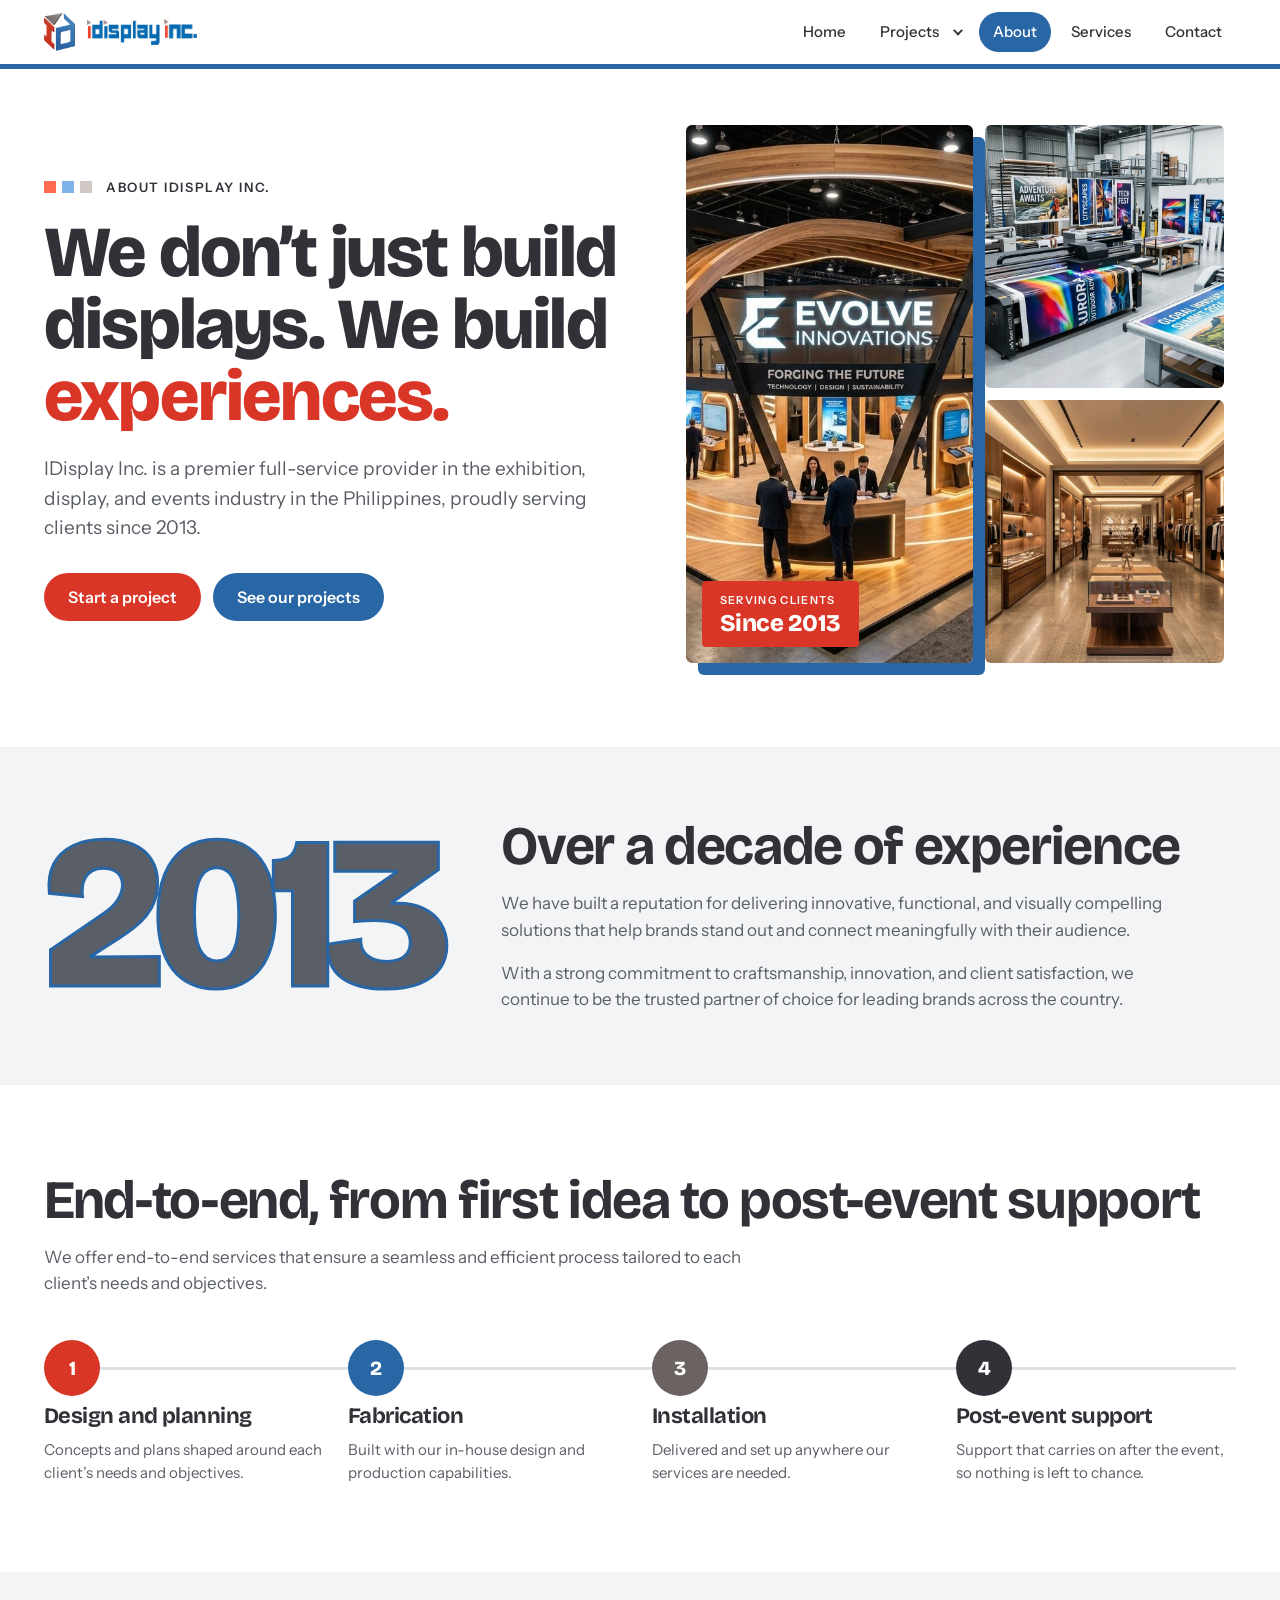
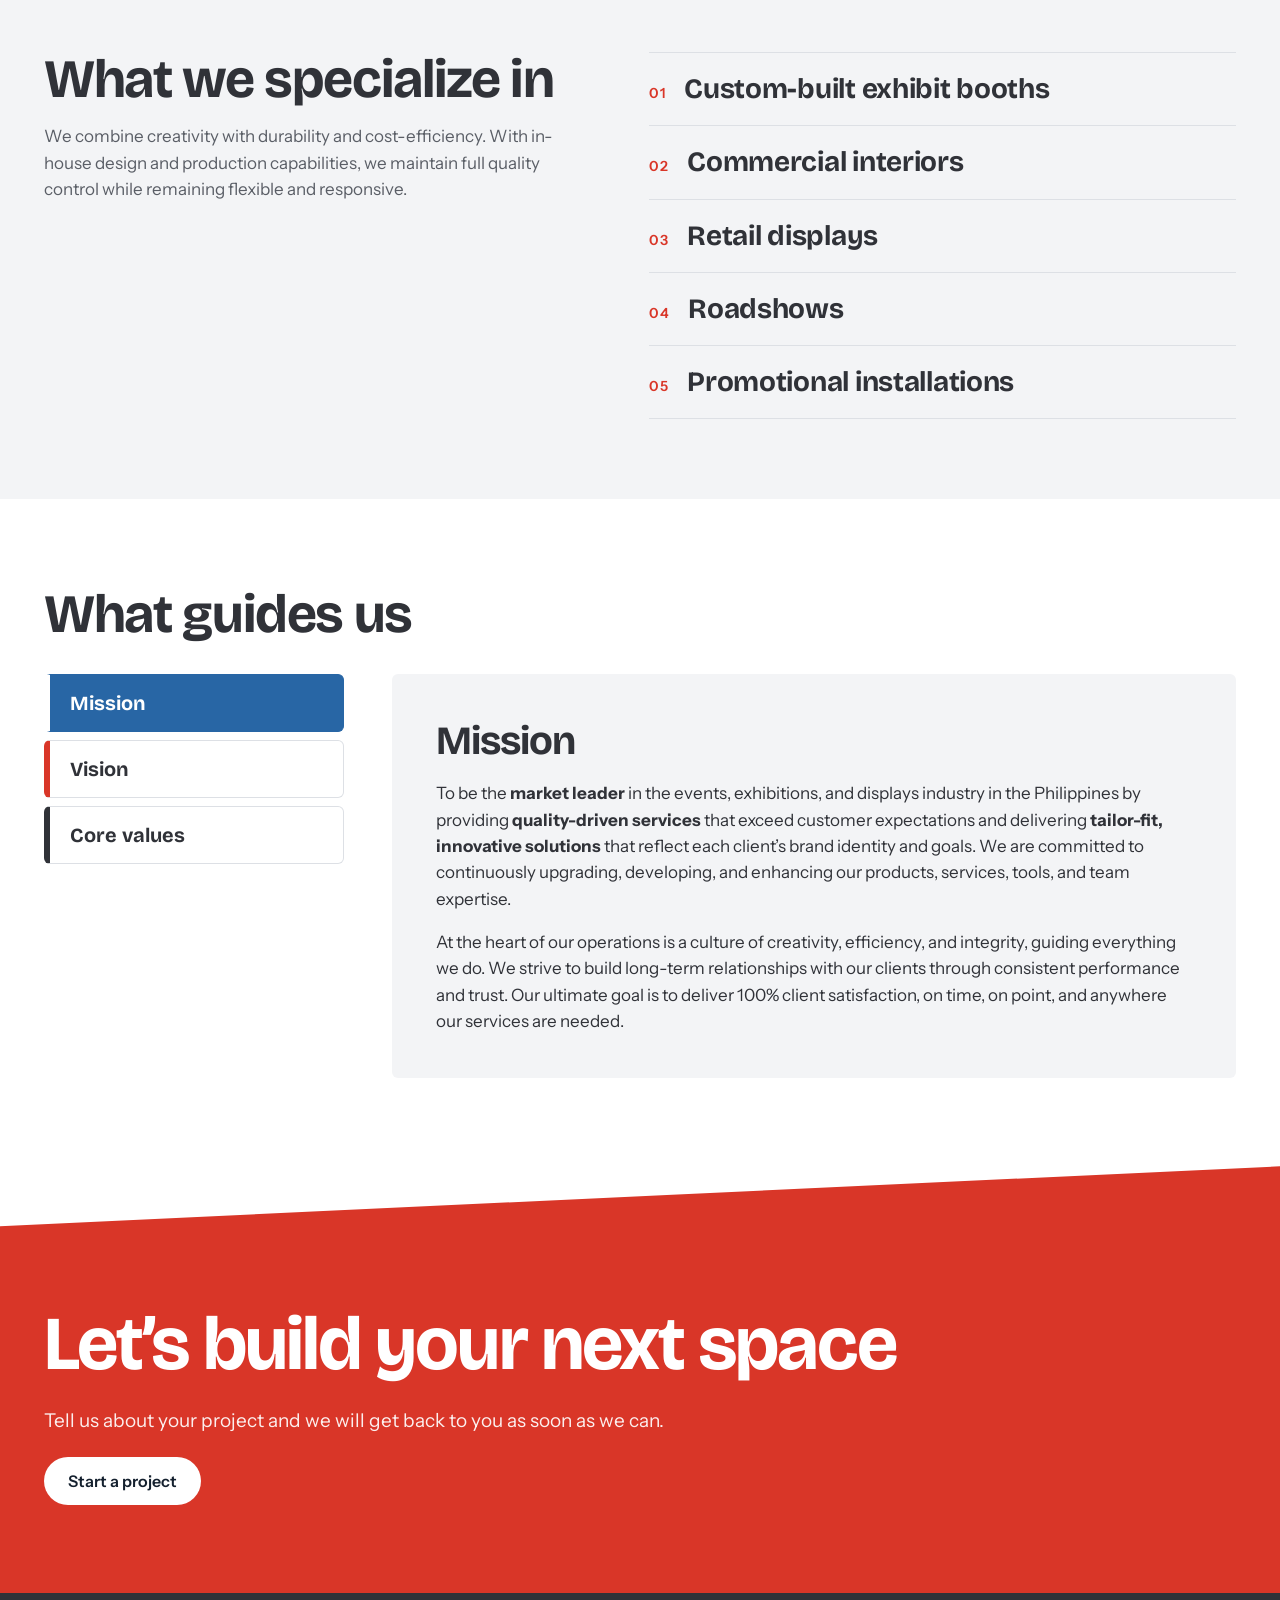
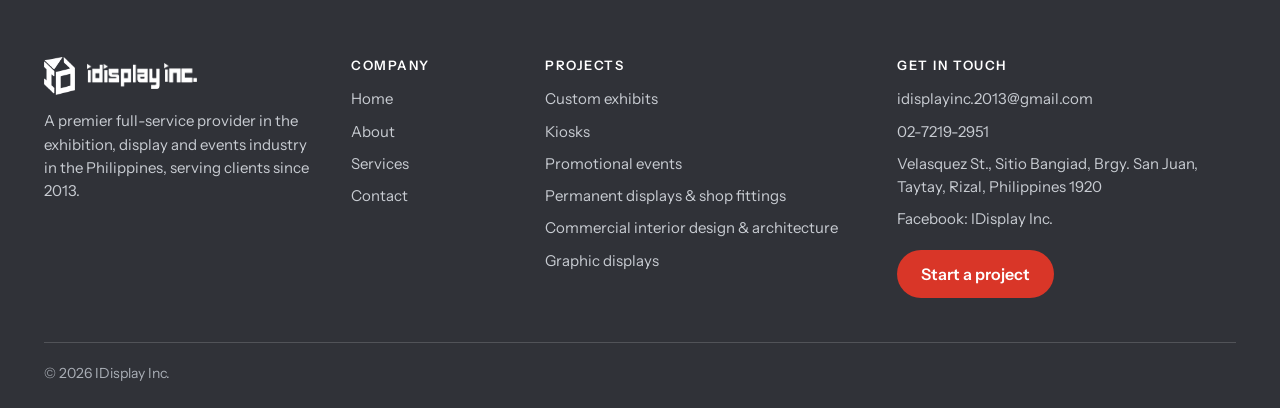
<file: about-alt.html>
<!DOCTYPE html>
<html lang="en">
<head>
<meta charset="utf-8">
<meta name="viewport" content="width=device-width, initial-scale=1, viewport-fit=cover">
<title>About us (design 2) – IDisplay Inc. </title>
<link rel="preconnect" href="https://fonts.googleapis.com">
<link href="https://fonts.googleapis.com/css2?family=Bricolage+Grotesque:wght@500;700;800&family=Instrument+Sans:wght@400;500;600&display=swap" rel="stylesheet">
<link rel="icon" href="images/logo-64.png">
<link rel="stylesheet" href="css/style.css">
<link rel="stylesheet" href="css/layout.css">
<link rel="stylesheet" href="css/home.css">
<link rel="stylesheet" href="css/page.css">
<link rel="stylesheet" href="css/about-alt.css">
<link rel="stylesheet" href="css/mobile.css">
</head>
<body data-page="about">
<script src="js/config.js"></script>
<script src="js/layout.js"></script>
<main class="ab2">
<section class="wrap ah">
<div>
<p class="eyebrow"><i></i><i></i><i></i><span>About IDisplay Inc.</span></p>
<h1>We don’t just build displays. We build <em>experiences.</em></h1>
<p class="lede">IDisplay Inc. is a premier full-service provider in the exhibition, display, and events industry in the Philippines, proudly serving clients since 2013.</p>
<div class="acts"><a class="btn red" href="contact.html">Start a project</a><a class="btn" href="projects.html">See our projects</a></div>
</div>
<div class="ah-pics">
<img class="p1" src="images/image1.jpg" alt="Custom-built timber exhibition stand with a lit logo wall">
<img class="p2" src="images/image3.jpg" alt="In-house print and production floor" loading="lazy" decoding="async">
<img class="p3" src="images/image4.jpg" alt="Retail store interior with timber shelving" loading="lazy" decoding="async">
<div class="badge"><small>Serving clients</small>Since 2013</div>
</div>
</section>

<section class="since"><div class="wrap">
<p class="num" aria-hidden="true">2013</p>
<div>
<h2>Over a decade of experience</h2>
<p>We have built a reputation for delivering innovative, functional, and visually compelling solutions that help brands stand out and connect meaningfully with their audience.</p>
<p>With a strong commitment to craftsmanship, innovation, and client satisfaction, we continue to be the trusted partner of choice for leading brands across the country.</p>
</div>
</div></section>

<section class="wrap proc2">
<h2>End-to-end, from first idea to post-event support</h2>
<p class="intro">We offer end-to-end services that ensure a seamless and efficient process tailored to each client’s needs and objectives.</p>
<ol class="steps">
<li><b>1</b><h3>Design and planning</h3><p>Concepts and plans shaped around each client’s needs and objectives.</p></li>
<li><b>2</b><h3>Fabrication</h3><p>Built with our in-house design and production capabilities.</p></li>
<li><b>3</b><h3>Installation</h3><p>Delivered and set up anywhere our services are needed.</p></li>
<li><b>4</b><h3>Post-event support</h3><p>Support that carries on after the event, so nothing is left to chance.</p></li>
</ol>
</section>

<section class="spec"><div class="wrap">
<div>
<h2>What we specialize in</h2>
<p>We combine creativity with durability and cost-efficiency. With in-house design and production capabilities, we maintain full quality control while remaining flexible and responsive.</p>
</div>
<ol class="slist">
<li>Custom-built exhibit booths</li>
<li>Commercial interiors</li>
<li>Retail displays</li>
<li>Roadshows</li>
<li>Promotional installations</li>
</ol>
</div></section>

<section class="wrap tabs-sec">
<h2>What guides us</h2>
<div class="tabs">
<div class="tl" role="tablist" aria-label="Mission, vision and core values">
<button role="tab" id="t-m" aria-selected="true" aria-controls="p-m" type="button">Mission</button>
<button role="tab" id="t-v" aria-selected="false" aria-controls="p-v" tabindex="-1" type="button">Vision</button>
<button role="tab" id="t-c" aria-selected="false" aria-controls="p-c" tabindex="-1" type="button">Core values</button>
</div>
<div>
<div class="tp" role="tabpanel" id="p-m" aria-labelledby="t-m">
<h3>Mission</h3>
<p>To be the <strong>market leader</strong> in the events, exhibitions, and displays industry in the Philippines by providing <strong>quality-driven services</strong> that exceed customer expectations and delivering <strong>tailor-fit, innovative solutions</strong> that reflect each client’s brand identity and goals. We are committed to continuously upgrading, developing, and enhancing our products, services, tools, and team expertise.</p>
<p>At the heart of our operations is a culture of creativity, efficiency, and integrity, guiding everything we do. We strive to build long-term relationships with our clients through consistent performance and trust. Our ultimate goal is to deliver 100% client satisfaction, on time, on point, and anywhere our services are needed.</p>
</div>
<div class="tp" role="tabpanel" id="p-v" aria-labelledby="t-v">
<h3>Vision</h3>
<p>To become the <strong>nationwide leader</strong> in providing <strong>exceptional, innovative</strong>, and <strong>full-service solutions</strong> for exhibitions, displays, and events, recognized for our creative approach and impactful visual storytelling, reliable project execution regardless of scale or location, and unwavering commitment to quality craftsmanship, value, and sustainability.</p>
<p>We strive to build strong partnerships with both emerging and established brands, while empowering our team as the driving force behind every successful project. We envision a future where IDisplay Inc. is not only a service provider but a strategic partner in helping brands stand out and succeed in every space they occupy.</p>
</div>
<div class="tp" role="tabpanel" id="p-c" aria-labelledby="t-c">
<h3>Core values</h3>
<p>At <strong>IDisplay Inc.</strong>, we are driven by a commitment to excellence, delivering outstanding results in every project we undertake. We value innovation, continuously embracing new ideas, materials, and techniques to stay ahead in a dynamic industry.</p>
<p>Our strong customer focus ensures that client needs and satisfaction remain at the center of what we do, while we maintain <strong>professionalism</strong>, <strong>honesty</strong>, and <strong>transparency</strong> in all our interactions. Above all, we believe in the power of teamwork, building success through collaboration, mutual respect, and shared goals.</p>
<ul class="pills"><li>Excellence</li><li>Innovation</li><li>Customer focus</li><li>Integrity</li><li>Teamwork</li></ul>
</div>
</div>
</div>
</section>

<section class="v2cta"><div class="wrap">
<h2>Let’s build your next space</h2>
<p>Tell us about your project and we will get back to you as soon as we can.</p>
<a class="btn" href="contact.html">Start a project</a>
</div></section>
</main>
<script src="js/about-alt.js"></script>
</body>
</html>
</file>
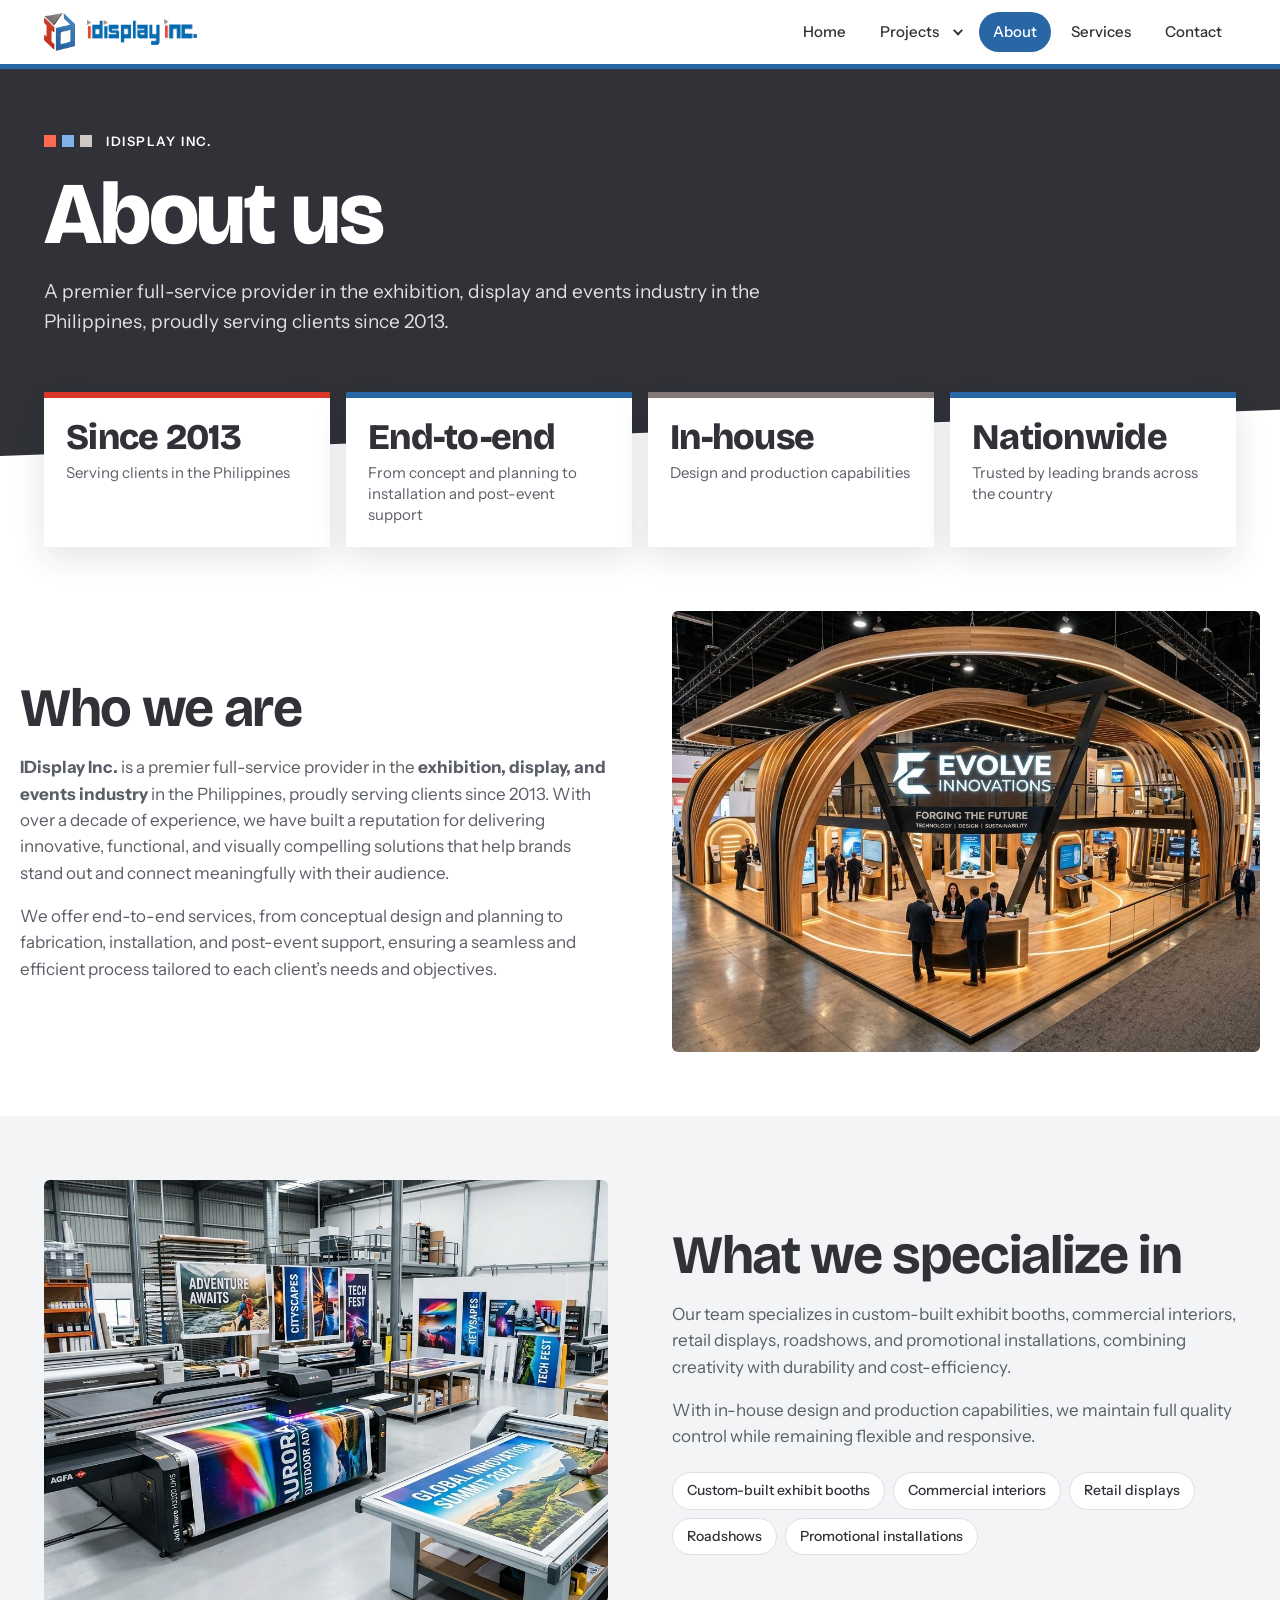
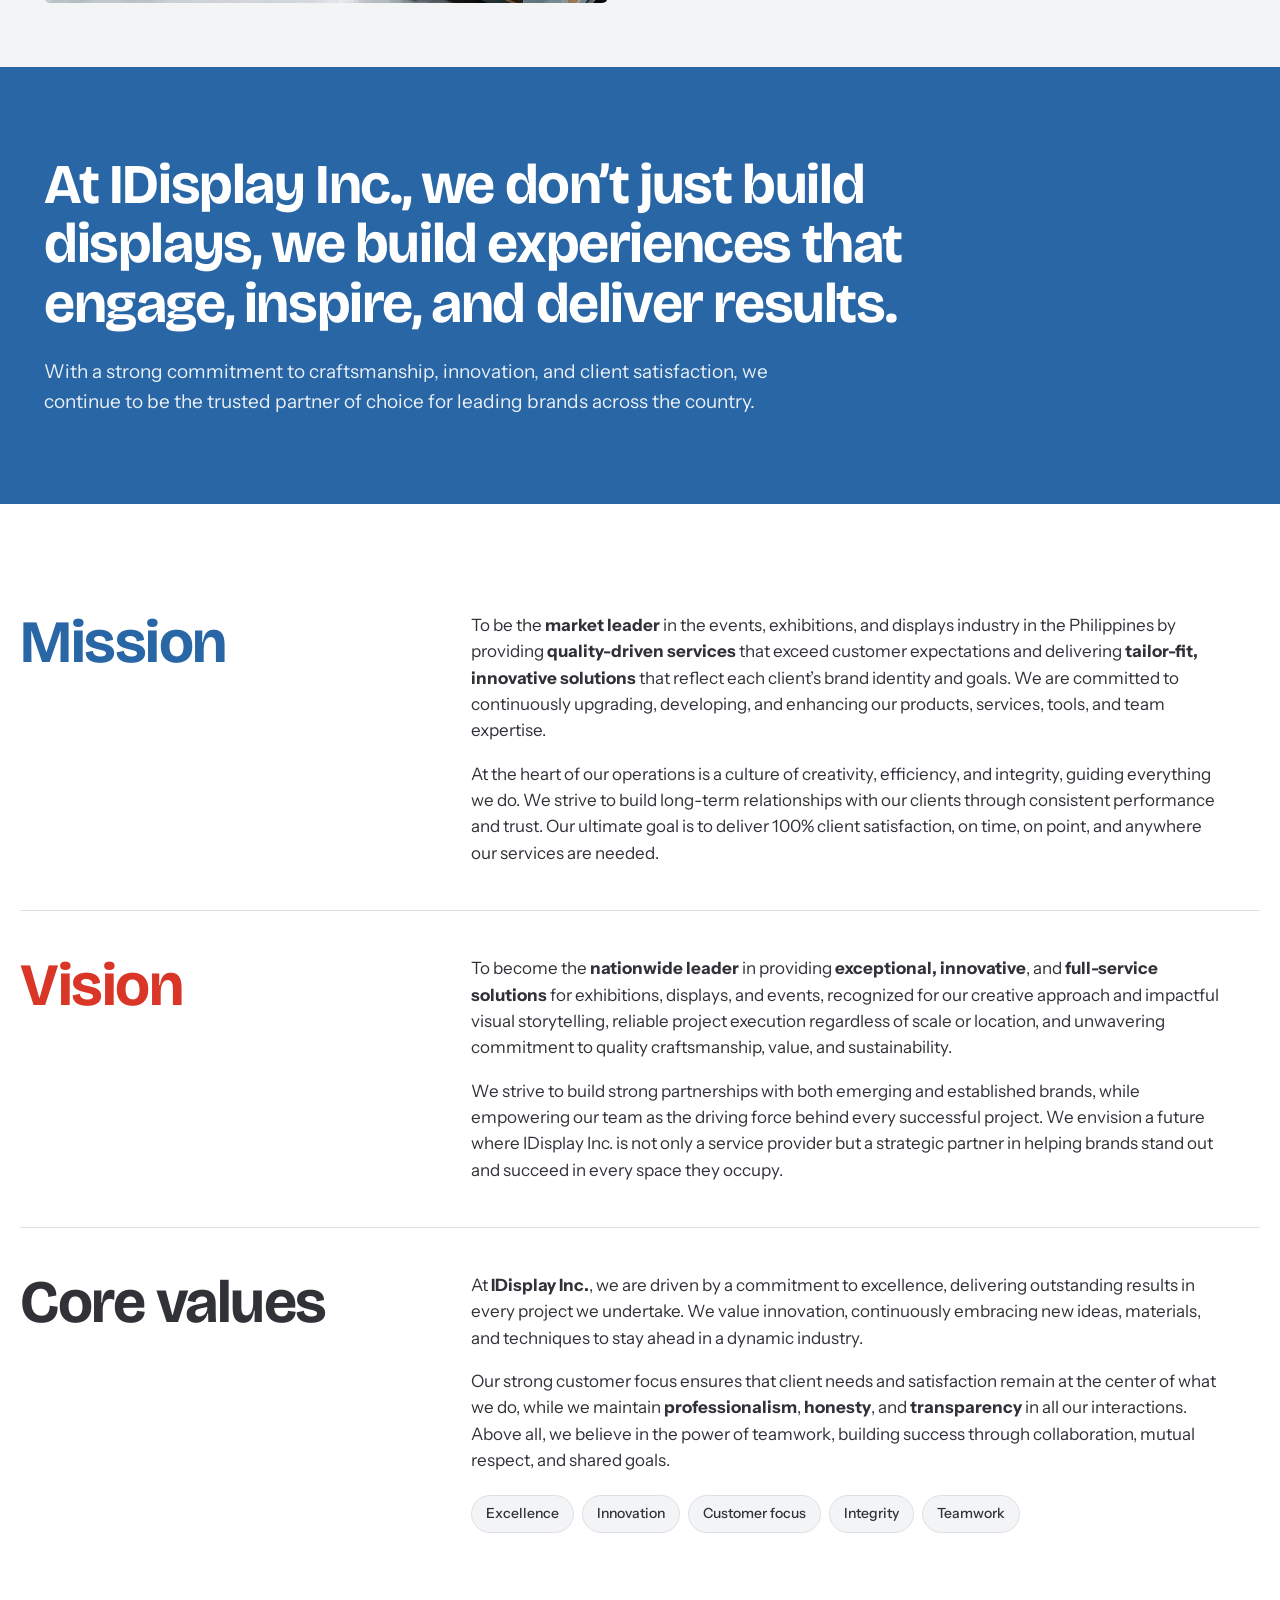
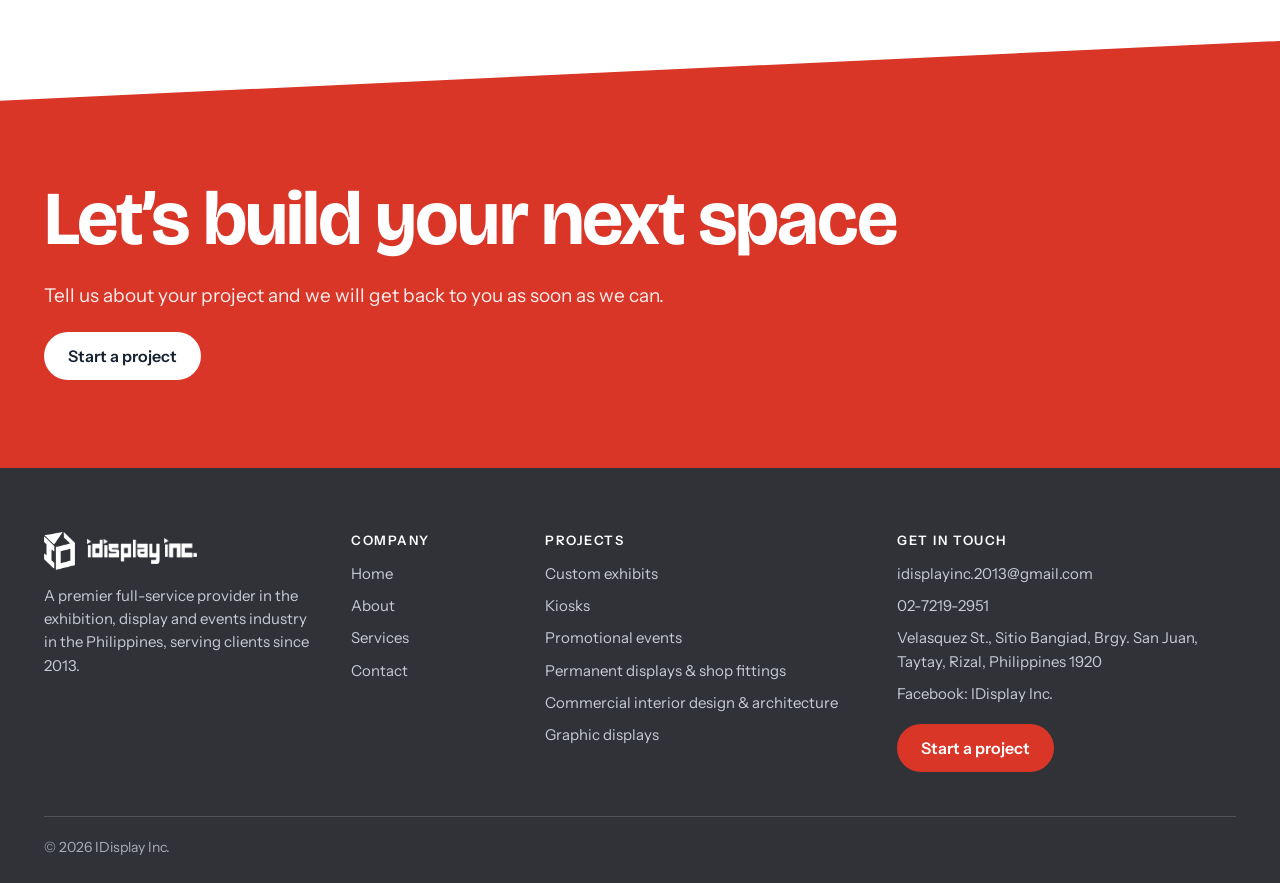
<file: about.html>
<!DOCTYPE html>
<html lang="en">
<head>
<meta charset="utf-8">
<meta name="viewport" content="width=device-width, initial-scale=1, viewport-fit=cover">
<title>About us – IDisplay Inc. </title>
<link rel="preconnect" href="https://fonts.googleapis.com">
<link href="https://fonts.googleapis.com/css2?family=Bricolage+Grotesque:wght@500;700;800&family=Instrument+Sans:wght@400;500;600&display=swap" rel="stylesheet">
<link rel="icon" href="images/logo-64.png">
<link rel="stylesheet" href="css/style.css">
<link rel="stylesheet" href="css/layout.css">
<link rel="stylesheet" href="css/home.css">
<link rel="stylesheet" href="css/page.css">
<link rel="stylesheet" href="css/mobile.css">
</head>
<body data-page="about">
<script src="js/config.js"></script>
<script src="js/layout.js"></script>
<main>
<section class="phero"><div class="wrap">
<p class="eyebrow"><i></i><i></i><i></i><span>IDisplay Inc.</span></p>
<h1>About us</h1>
<p class="lede">A premier full-service provider in the exhibition, display and events industry in the Philippines, proudly serving clients since 2013.</p>
</div></section>

<section class="wrap stats" aria-label="At a glance">
<div class="stat"><b>Since 2013</b><span>Serving clients in the Philippines</span></div>
<div class="stat"><b>End-to-end</b><span>From concept and planning to installation and post-event support</span></div>
<div class="stat"><b>In-house</b><span>Design and production capabilities</span></div>
<div class="stat"><b>Nationwide</b><span>Trusted by leading brands across the country</span></div>
</section>

<section class="wrap block"><div class="two">
<div class="prose">
<h2>Who we are</h2>
<p><strong>IDisplay Inc.</strong> is a premier full-service provider in the <strong>exhibition, display, and events industry</strong> in the Philippines, proudly serving clients since 2013. With over a decade of experience, we have built a reputation for delivering innovative, functional, and visually compelling solutions that help brands stand out and connect meaningfully with their audience.</p>
<p>We offer end-to-end services, from conceptual design and planning to fabrication, installation, and post-event support, ensuring a seamless and efficient process tailored to each client’s needs and objectives.</p>
</div>
<img src="images/image1.jpg" alt="Custom-built timber exhibition stand with a lit logo wall" loading="lazy" decoding="async">
</div></section>

<section class="alt block"><div class="wrap"><div class="two">
<img src="images/image3.jpg" alt="In-house print and production floor with large-format printers" loading="lazy" decoding="async">
<div class="prose">
<h2>What we specialize in</h2>
<p>Our team specializes in custom-built exhibit booths, commercial interiors, retail displays, roadshows, and promotional installations, combining creativity with durability and cost-efficiency.</p>
<p>With in-house design and production capabilities, we maintain full quality control while remaining flexible and responsive.</p>
<ul class="pills"><li>Custom-built exhibit booths</li><li>Commercial interiors</li><li>Retail displays</li><li>Roadshows</li><li>Promotional installations</li></ul>
</div>
</div></div></section>

<section class="statement"><div class="wrap">
<p class="big">At IDisplay Inc., we don’t just build displays, we build experiences that engage, inspire, and deliver results.</p>
<p>With a strong commitment to craftsmanship, innovation, and client satisfaction, we continue to be the trusted partner of choice for leading brands across the country.</p>
</div></section>

<section class="wrap block mvv">
<div class="row m"><h2>Mission</h2><div class="prose">
<p>To be the <strong>market leader</strong> in the events, exhibitions, and displays industry in the Philippines by providing <strong>quality-driven services</strong> that exceed customer expectations and delivering <strong>tailor-fit, innovative solutions</strong> that reflect each client’s brand identity and goals. We are committed to continuously upgrading, developing, and enhancing our products, services, tools, and team expertise.</p>
<p>At the heart of our operations is a culture of creativity, efficiency, and integrity, guiding everything we do. We strive to build long-term relationships with our clients through consistent performance and trust. Our ultimate goal is to deliver 100% client satisfaction, on time, on point, and anywhere our services are needed.</p>
</div></div>
<div class="row v"><h2>Vision</h2><div class="prose">
<p>To become the <strong>nationwide leader</strong> in providing <strong>exceptional, innovative</strong>, and <strong>full-service solutions</strong> for exhibitions, displays, and events, recognized for our creative approach and impactful visual storytelling, reliable project execution regardless of scale or location, and unwavering commitment to quality craftsmanship, value, and sustainability.</p>
<p>We strive to build strong partnerships with both emerging and established brands, while empowering our team as the driving force behind every successful project. We envision a future where IDisplay Inc. is not only a service provider but a strategic partner in helping brands stand out and succeed in every space they occupy.</p>
</div></div>
<div class="row vals"><h2>Core values</h2><div class="prose">
<p>At <strong>IDisplay Inc.</strong>, we are driven by a commitment to excellence, delivering outstanding results in every project we undertake. We value innovation, continuously embracing new ideas, materials, and techniques to stay ahead in a dynamic industry.</p>
<p>Our strong customer focus ensures that client needs and satisfaction remain at the center of what we do, while we maintain <strong>professionalism</strong>, <strong>honesty</strong>, and <strong>transparency</strong> in all our interactions. Above all, we believe in the power of teamwork, building success through collaboration, mutual respect, and shared goals.</p>
<ul class="pills"><li>Excellence</li><li>Innovation</li><li>Customer focus</li><li>Integrity</li><li>Teamwork</li></ul>
</div></div>
</section>

<section class="v2cta"><div class="wrap">
<h2>Let’s build your next space</h2>
<p>Tell us about your project and we will get back to you as soon as we can.</p>
<a class="btn" href="contact.html">Start a project</a>
</div></section>
</main>
</body>
</html>
</file>
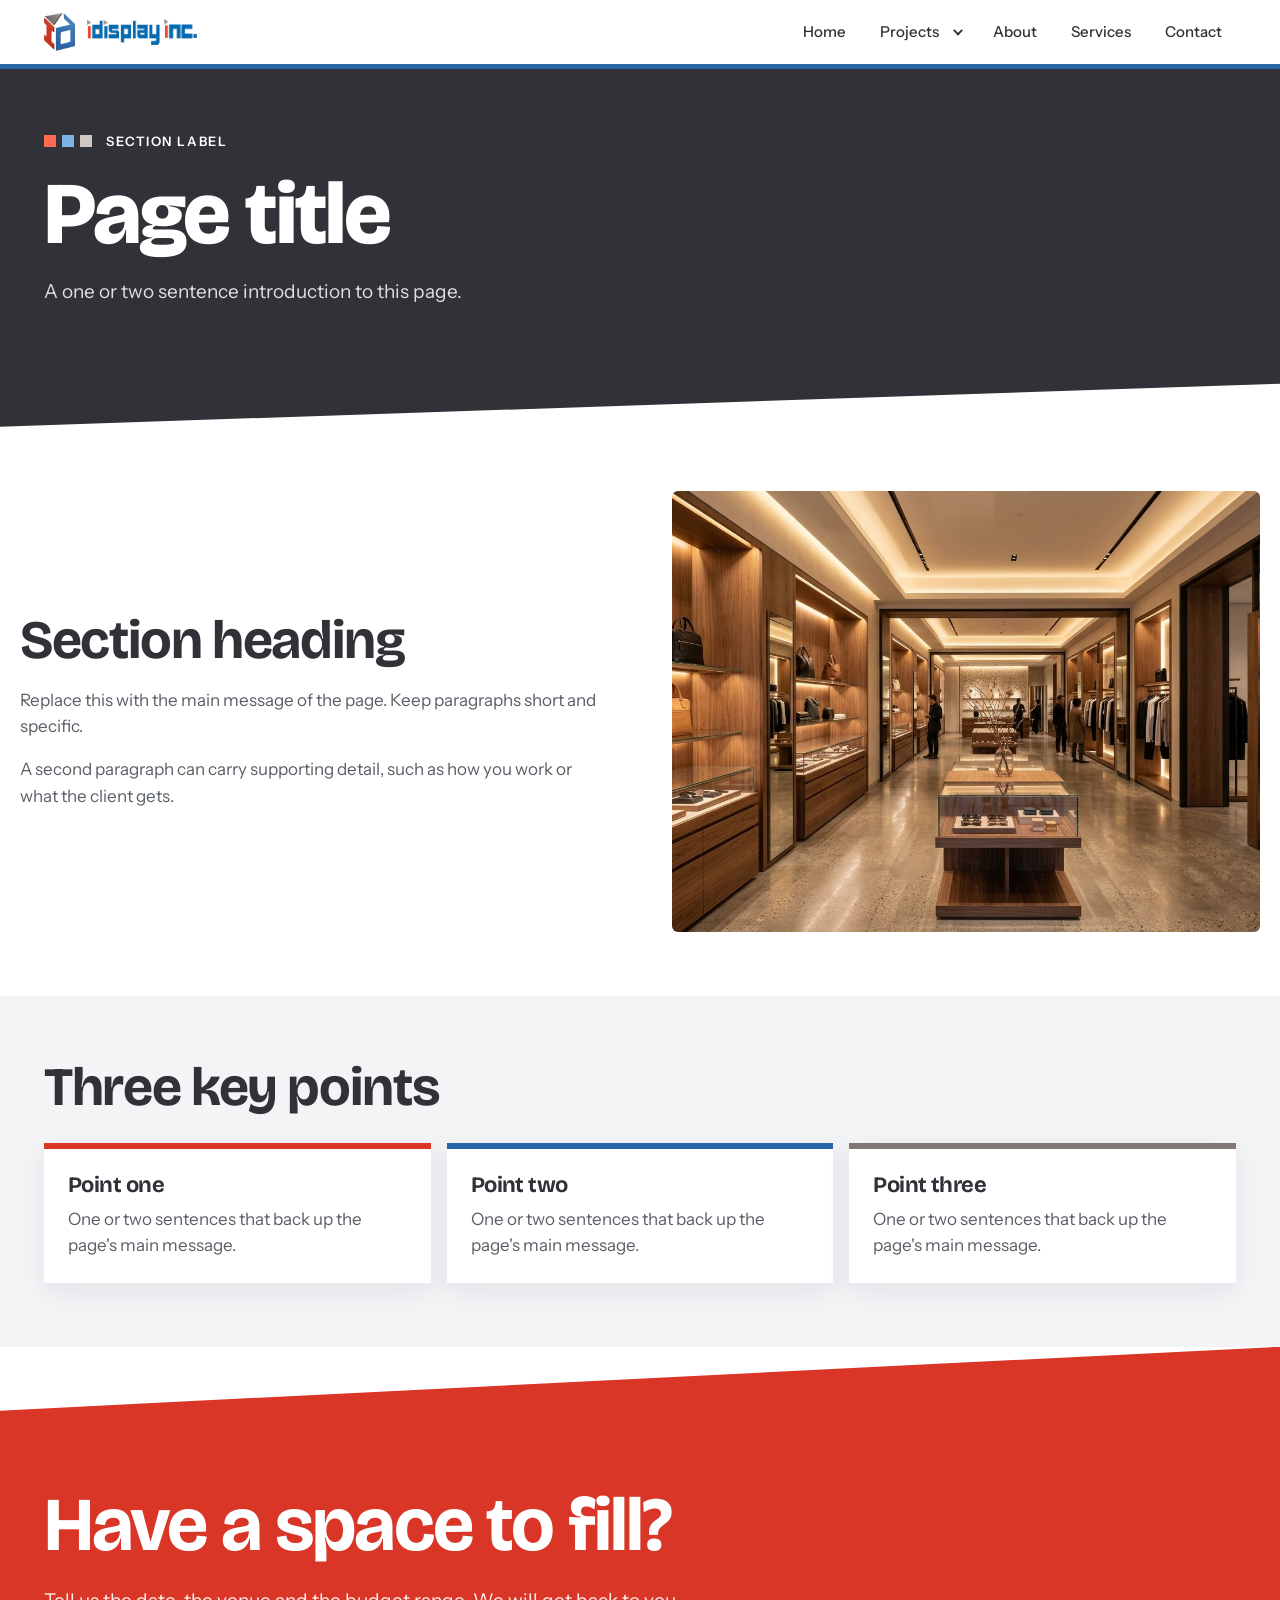
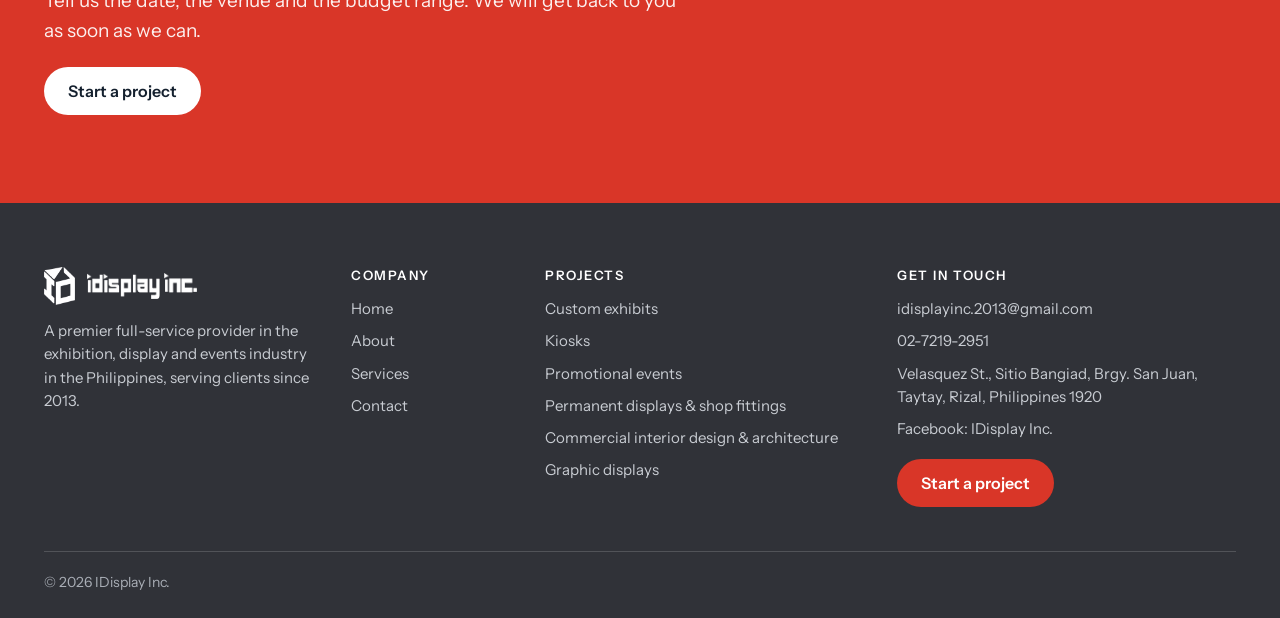
<file: page-template.html>
<!DOCTYPE html>
<html lang="en">
<head>
<meta charset="utf-8">
<meta name="viewport" content="width=device-width, initial-scale=1, viewport-fit=cover">
<title>Page title – IDisplay </title>
<link rel="preconnect" href="https://fonts.googleapis.com">
<link href="https://fonts.googleapis.com/css2?family=Bricolage+Grotesque:wght@500;700;800&family=Instrument+Sans:wght@400;500;600&display=swap" rel="stylesheet">
<link rel="icon" href="images/logo-64.png">
<link rel="stylesheet" href="css/style.css">
<link rel="stylesheet" href="css/layout.css">
<link rel="stylesheet" href="css/home.css">
<link rel="stylesheet" href="css/page.css">
<link rel="stylesheet" href="css/mobile.css">
</head>
<body data-page="template">
<script src="js/config.js"></script>
<script src="js/layout.js"></script>
<main>
<section class="phero"><div class="wrap">
<p class="eyebrow"><i></i><i></i><i></i><span>Section label</span></p>
<h1>Page title</h1>
<p class="lede">A one or two sentence introduction to this page.</p>
</div></section>

<section class="wrap block"><div class="two">
<div class="prose"><h2>Section heading</h2><p>Replace this with the main message of the page. Keep paragraphs short and specific.</p><p>A second paragraph can carry supporting detail, such as how you work or what the client gets.</p></div>
<img src="images/image4.jpg" alt="" loading="lazy" decoding="async">
</div></section>

<section class="alt block"><div class="wrap">
<h2>Three key points</h2>
<div class="grid3">
<div class="tile"><h3>Point one</h3><p>One or two sentences that back up the page's main message.</p></div>
<div class="tile"><h3>Point two</h3><p>One or two sentences that back up the page's main message.</p></div>
<div class="tile"><h3>Point three</h3><p>One or two sentences that back up the page's main message.</p></div>
</div></div></section>

<section class="v2cta"><div class="wrap">
<h2>Have a space to fill?</h2>
<p>Tell us the date, the venue and the budget range. We will get back to you as soon as we can.</p>
<a class="btn" href="contact.html">Start a project</a>
</div></section>
</main>
</body>
</html>
</file>
<file: css/style.css>
:root{--bg:#fff;--alt:#f3f4f6;--surface:#fff;--ink:#303238;--muted:#5a5e66;--line:#dde0e5;--blue:#2866a5;--red:#d93628;--gray:#827876;--charcoal:#303238;--accent:#2866a5;--on-accent:#fff;
--head:'Bricolage Grotesque','Arial Narrow',Arial,sans-serif;--body:'Instrument Sans',system-ui,Arial,sans-serif;
box-sizing:border-box;padding-top:env(safe-area-inset-top,0px);padding-bottom:env(safe-area-inset-bottom,0px);color-scheme:light}
html{scroll-padding-top:env(safe-area-inset-top,0px);height:100%}
*,*::before,*::after{box-sizing:inherit}
body{margin:0;min-height:100%;background:var(--bg);color:var(--ink);font:400 17px/1.55 var(--body)}
img{display:block;max-width:100%}
a{color:inherit}
:focus-visible{outline:3px solid var(--accent);outline-offset:3px}
.wrap{max-width:1240px;margin:0 auto;padding:0 24px}
header.top{position:sticky;top:env(safe-area-inset-top,0px);z-index:5;background:var(--bg);border-bottom:1px solid var(--line)}
.bar{display:flex;align-items:center;justify-content:space-between;height:64px}
.logo{font:800 22px/1 var(--head);text-decoration:none;letter-spacing:-.02em}
nav{display:flex;gap:6px}
nav a{padding:8px 14px;border-radius:999px;text-decoration:none;font-weight:500;font-size:15px}
nav a[aria-current="page"]{background:var(--ink);color:var(--bg)}
nav a:not([aria-current]):hover{background:var(--line)}
h1,h2,h3{font-family:var(--head);margin:0;letter-spacing:-.025em;line-height:1.02}
h1{font-size:clamp(44px,7.2vw,100px);font-weight:800}
h2{font-size:clamp(30px,4.4vw,54px);font-weight:700}
h3{font-size:22px;font-weight:700;line-height:1.15}
p{margin:0}
.btn{display:inline-block;padding:14px 24px;border-radius:999px;background:var(--accent);color:var(--on-accent);font-weight:600;text-decoration:none;border:0;cursor:pointer;font:600 16px var(--body)}
.btn.ghost{background:transparent;color:var(--ink);box-shadow:inset 0 0 0 1.5px var(--ink)}
.btn:hover{filter:brightness(1.08)}
.hero{display:grid;grid-template-columns:1fr;gap:40px;padding:56px 0 72px}
.hero .lede{max-width:46ch;color:var(--muted);font-size:19px;margin:24px 0 32px}
.hero .acts{display:flex;gap:12px;flex-wrap:wrap}
.hero figure{margin:0;border-radius:6px;overflow:hidden;aspect-ratio:16/10;background:var(--line)}
.hero figure img{width:100%;height:100%;object-fit:cover}
@media(min-width:960px){.hero{grid-template-columns:1.05fr 1fr;align-items:center;gap:56px}.hero figure{aspect-ratio:4/5}}
.band{background:var(--band);color:var(--on-band);padding:80px 0}
.band .intro{display:grid;gap:16px;margin-bottom:48px;max-width:60ch}
.band .intro p{color:color-mix(in srgb,var(--on-band) 70%,transparent)}
.svc{display:grid;gap:0;border-top:1px solid color-mix(in srgb,var(--on-band) 25%,transparent)}
.svc div{padding:28px 0;border-bottom:1px solid color-mix(in srgb,var(--on-band) 25%,transparent);display:grid;gap:8px}
.svc p{color:color-mix(in srgb,var(--on-band) 70%,transparent);max-width:52ch}
@media(min-width:800px){.svc div{grid-template-columns:1fr 1.4fr;gap:40px;align-items:baseline}}
.feat{padding:80px 0}
.feat .row{display:flex;justify-content:space-between;align-items:end;gap:20px;flex-wrap:wrap;margin-bottom:32px}
.feat .pair{display:grid;gap:16px}
@media(min-width:760px){.feat .pair{grid-template-columns:1fr 1fr}}
.cta{padding:72px 0 88px;border-top:1px solid var(--line)}
.cta .wrap{display:grid;gap:24px;justify-items:start}
footer{border-top:1px solid var(--line);padding:28px 0;color:var(--muted);font-size:14px}
footer .wrap{display:flex;justify-content:space-between;flex-wrap:wrap;gap:8px}
/* projects */
.phead{padding:56px 0 24px;display:grid;gap:20px}
.phead p{color:var(--muted);max-width:56ch;font-size:19px}
.filters{display:flex;gap:8px;flex-wrap:wrap;padding:16px 0 32px}
.chip{padding:8px 16px;border-radius:999px;border:1.5px solid var(--line);background:transparent;color:var(--ink);font:500 15px var(--body);cursor:pointer}
.chip[aria-pressed="true"]{background:var(--ink);color:var(--bg);border-color:var(--ink)}
.grid{display:grid;gap:20px;padding-bottom:88px;grid-template-columns:repeat(6,1fr)}
.card{grid-column:span 6;margin:0;text-align:left;background:none;border:0;padding:0;color:inherit;font:inherit;cursor:pointer;display:grid;gap:12px;align-content:start}
.card .im{overflow:hidden;border-radius:6px;background:var(--line);aspect-ratio:16/10}
.card img{width:100%;height:100%;object-fit:cover;transition:transform .5s ease}
.card:hover img{transform:scale(1.03)}
.card .meta{display:flex;justify-content:space-between;gap:12px;align-items:baseline}
.card .meta span{color:var(--muted);font-size:14px;white-space:nowrap}
.card p{color:var(--muted);font-size:15px;max-width:60ch}
.card[hidden]{display:none}
@media(min-width:860px){
.card{grid-column:span 3}
.card:nth-child(1):not([hidden]){grid-column:span 6}
.card:nth-child(1) .im{aspect-ratio:21/9}
}
dialog{border:0;padding:0;background:var(--surface);color:var(--ink);width:min(1100px,94vw);max-height:92vh;border-radius:8px;overflow:auto}
dialog::backdrop{background:rgba(10,12,14,.78)}
dialog img{width:100%;max-height:68vh;object-fit:contain;background:#0d0f10}
dialog .cap{padding:20px 24px 24px;display:grid;gap:8px}
dialog .cap p{color:var(--muted);max-width:70ch}
dialog .x{position:absolute;top:10px;right:10px;width:40px;height:40px;border-radius:50%;border:0;background:rgba(0,0,0,.65);color:#fff;font-size:22px;cursor:pointer}
@media(prefers-reduced-motion:reduce){*{transition:none!important}}

/* ===== Palette: header #2866A5, body #FFF / #F3F4F6, footer #303238, primary #2866A5, CTA #D93628, text #303238 ===== */
header.top{background:var(--blue);border-bottom:0;color:#fff}
.logo{display:flex;align-items:center;gap:10px;color:#fff}
.logo img{box-sizing:content-box;height:36px;width:auto;background:#fff;border-radius:6px;padding:4px 6px}
nav a{color:#fff}
nav a[aria-current="page"]{background:#fff;color:var(--blue)}
nav a:not([aria-current]):hover{background:rgba(255,255,255,.18)}
header.top :focus-visible{outline-color:#fff}
.btn{background:var(--blue);color:#fff}
.btn.red{background:var(--red);color:#fff}
.btn.ghost{background:transparent;color:var(--blue);box-shadow:inset 0 0 0 1.5px var(--blue)}
.band{background:var(--alt);color:var(--ink)}
.band .intro p,.svc p{color:var(--muted)}
.svc,.svc div{border-color:var(--line)}
.cta{background:var(--alt);border-top:0}
.chip[aria-pressed="true"]{background:var(--blue);border-color:var(--blue);color:#fff}
footer{background:var(--charcoal);color:#c8ccd2;border-top:0}
footer a{color:#fff}
</file>
<file: css/layout.css>
/* Shared header menu and footer */
.burger{display:none;width:44px;height:44px;border:0;background:transparent;cursor:pointer;position:relative}
.burger span,.burger span::before,.burger span::after{content:"";position:absolute;height:2px;background:#fff;border-radius:2px;transition:transform .2s,top .2s}
.burger span{left:10px;right:10px;top:21px}
.burger span::before{left:0;right:0;top:-7px}.burger span::after{left:0;right:0;top:7px}
.burger[aria-expanded="true"] span{background:transparent}
.burger[aria-expanded="true"] span::before{top:0;transform:rotate(45deg)}
.burger[aria-expanded="true"] span::after{top:0;transform:rotate(-45deg)}
.dd{position:relative;display:flex;align-items:center}
.dd-t{background:none;border:0;color:#fff;cursor:pointer;padding:8px 6px 8px 0;margin-left:-4px;font-size:12px;border-radius:6px}
.dd-m{position:absolute;top:100%;left:0;min-width:320px;background:#fff;border-radius:6px;box-shadow:0 12px 32px rgba(20,30,50,.22);padding:8px;display:none;z-index:20}
.dd:hover .dd-m,.dd:focus-within .dd-m,.dd.open .dd-m{display:block}
.dd-m a{display:block;color:var(--ink);padding:10px 12px;border-radius:4px;font-size:15px}
.dd-m a:hover{background:var(--alt)}
@media(max-width:959px){
.burger{display:block}
nav#nav{display:none;position:absolute;top:100%;left:0;right:0;background:var(--blue);flex-direction:column;align-items:stretch;gap:2px;padding:8px 20px 20px;box-shadow:0 12px 24px rgba(0,0,0,.2)}
nav#nav.open{display:flex}
nav#nav a{padding:12px 8px}
.dd{display:block}.dd-t{display:none}
.dd-m{display:block;position:static;background:transparent;box-shadow:none;padding:0 0 0 14px;min-width:0}
.dd-m a{color:#fff;font-size:14px;padding:8px}.dd-m a:hover{background:rgba(255,255,255,.14)}
}
footer.sf{padding:64px 0 24px;font-size:15px}
.sf .wrap{display:block}
.sf-grid{display:grid;gap:36px;grid-template-columns:1fr}
@media(min-width:760px){.sf-grid{grid-template-columns:1fr 1fr}}
@media(min-width:1040px){.sf-grid{grid-template-columns:1.2fr .7fr 1.4fr 1.5fr}}
.sf .logo{color:#fff;margin-bottom:14px}
.sf-about{max-width:34ch;color:#c8ccd2}
.sf h4{margin:0 0 14px;font:600 13px var(--body);letter-spacing:.12em;text-transform:uppercase;color:#fff}
.sf-grid a:not(.logo):not(.btn),.sf-grid span{display:block;margin-bottom:9px;color:#c8ccd2;text-decoration:none}
.sf-grid a:not(.logo):not(.btn):hover{color:#fff;text-decoration:underline}
.sf .btn{margin-top:10px}
.sf-bar{display:flex;justify-content:space-between;flex-wrap:wrap;gap:8px;margin-top:44px;padding-top:20px;border-top:1px solid rgba(255,255,255,.16);font-size:14px;color:#a9aeb6}
.sf-bar a{color:#a9aeb6}

/* Light header: original-colour logo and name sit straight on white, blue stripe keeps the palette */
header.top{background:#fff;color:var(--ink);border-bottom:5px solid var(--blue)}
.logo{display:inline-flex;align-items:center;gap:12px;background:none;border-radius:0;padding:0;color:var(--ink)}
.logo img{box-sizing:content-box;background:none;border-radius:0;padding:0;width:auto;filter:none}
.logo .mk{height:38px}
.logo .wm{height:26px}
nav a{color:var(--ink)}
nav a[aria-current="page"]{background:var(--blue);color:#fff}
nav a:not([aria-current]):hover{background:var(--alt)}
header.top :focus-visible{outline-color:var(--blue)}
.dd-t{color:var(--ink)}
.burger span,.burger span::before,.burger span::after{background:var(--ink)}
.burger[aria-expanded="true"] span{background:transparent}
@media(max-width:959px){
nav#nav{background:#fff;border-top:1px solid var(--line);box-shadow:0 12px 24px rgba(0,0,0,.12)}
.dd-m a{color:var(--ink)}.dd-m a:hover{background:var(--alt)}
}
@media(max-width:380px){.logo .mk{height:32px}.logo .wm{height:20px}}
/* Footer is charcoal, so the logo there is shown in white */
.sf .logo img{filter:brightness(0) invert(1)}

/* Dropdown arrow: drawn with CSS so it lines up with the menu text, and joins the pill on the current page */
.dd-t{align-self:stretch;width:26px;padding:0;margin:0 2px 0 -8px;position:relative;font-size:0;color:var(--ink);background:none;border:0;border-radius:0 999px 999px 0;cursor:pointer}
.dd-t::before{content:"";position:absolute;left:50%;top:50%;width:7px;height:7px;border-right:2px solid currentColor;border-bottom:2px solid currentColor;transform:translate(-50%,-70%) rotate(45deg);transition:transform .2s}
.dd:hover .dd-t::before,.dd:focus-within .dd-t::before,.dd.open .dd-t::before{transform:translate(-50%,-30%) rotate(225deg)}
@media(min-width:960px){
.dd{border-radius:999px}
.dd:hover{background:var(--alt)}
.dd.cur,.dd.cur:hover{background:var(--blue)}
.dd.cur a[aria-current="page"]{background:transparent;color:#fff}
.dd.cur .dd-t{color:#fff}
}
@media(prefers-reduced-motion:reduce){.dd-t::before{transition:none}}
</file>
<file: css/home.css>
/* Homepage design 2: bold, color-blocked, angled edges */
.eyebrow{display:flex;align-items:center;gap:6px;margin:0 0 22px;font:600 13px var(--body);letter-spacing:.12em;text-transform:uppercase}
.eyebrow i{display:block;width:12px;height:12px}
.eyebrow i:nth-child(1){background:#ff6a52}.eyebrow i:nth-child(2){background:#7fb3e8}.eyebrow i:nth-child(3){background:#cfc8c5}
.eyebrow span{margin-left:8px}
.v2hero{position:relative;color:#fff;background:#303238;overflow:hidden;clip-path:polygon(0 0,100% 0,100% 90%,0 100%);padding:80px 0 120px}
.v2hero .bg{position:absolute;inset:0;width:100%;height:100%;object-fit:cover;opacity:0;transition:opacity 1s ease}
.v2hero .bg.on{opacity:.45}
@media(prefers-reduced-motion:reduce){.v2hero .bg{transition:none}}
.v2hero::before{content:"";position:absolute;inset:0;z-index:1;background:linear-gradient(100deg,#303238 28%,rgba(48,50,56,.3))}
.v2hero .inner{position:relative;z-index:2}
.v2hero h1{display:grid;font-size:clamp(52px,10vw,140px);line-height:.92;letter-spacing:-.04em}
.v2hero h1 span:nth-child(1){color:#ff6a52}.v2hero h1 span:nth-child(2){color:#8fbfef}.v2hero h1 span:nth-child(3){color:#e4dfdc}
.v2hero .lede{max-width:46ch;font-size:19px;margin:28px 0 32px;color:rgba(255,255,255,.85)}
.v2hero .acts{display:flex;gap:12px;flex-wrap:wrap}
.proc{position:relative;z-index:3;margin-top:-84px}
.proc ol{list-style:none;margin:0;padding:0;display:grid;gap:16px;grid-template-columns:1fr}
@media(min-width:640px){.proc ol{grid-template-columns:1fr 1fr}}
@media(min-width:1000px){.proc ol{grid-template-columns:repeat(4,1fr)}}
.proc li{background:var(--surface);border-top:6px solid var(--red);padding:24px;box-shadow:0 10px 30px rgba(10,30,60,.12);display:grid;gap:8px;align-content:start}
.proc li:nth-child(2){border-color:var(--blue)}.proc li:nth-child(3){border-color:var(--gray)}
.proc b{font:800 14px var(--head);letter-spacing:.1em;color:var(--muted)}
.proc p{color:var(--muted);font-size:15px}
.sec{padding:88px 0 24px}
.sec .row{display:flex;justify-content:space-between;align-items:end;gap:20px;flex-wrap:wrap;margin-bottom:32px}
.cards{display:grid;gap:16px;grid-template-columns:1fr}
@media(min-width:640px){.cards{grid-template-columns:1fr 1fr}}
@media(min-width:1000px){.cards{grid-template-columns:repeat(3,1fr)}}
.c{position:relative;display:block;aspect-ratio:4/3;overflow:hidden;border-radius:6px;color:#fff;text-decoration:none;background:#303238}
.c img{position:absolute;inset:0;width:100%;height:100%;object-fit:cover;transition:transform .6s ease}
.c::after{content:"";position:absolute;inset:0;background:linear-gradient(to top,rgba(30,32,36,.92) 8%,rgba(30,32,36,0) 62%)}
.c div{position:absolute;z-index:2;left:0;right:0;bottom:0;padding:22px 22px 26px;border-bottom:6px solid var(--red)}
.c h3{margin-bottom:6px}.c p{font-size:14px;color:rgba(255,255,255,.82)}
.c:hover img{transform:scale(1.05)}
.split{padding:88px 0;background:var(--alt)}
.split .wrap{display:grid;gap:40px;align-items:center}
@media(min-width:900px){.split .wrap{grid-template-columns:.8fr 1.2fr;gap:72px}}
.split .mark{display:grid;place-items:center;background:var(--surface);border:1px solid var(--line);border-radius:6px;padding:48px}
.split .mark img{height:min(300px,40vw);width:auto}
.split ul{list-style:none;margin:28px 0 0;padding:0;display:grid;gap:0}
.split li{display:grid;grid-template-columns:48px 1fr;gap:4px 16px;padding:20px 0;border-top:1px solid var(--line)}
.split li b{font:800 22px var(--head);color:var(--red);grid-row:span 2}
.split li:nth-child(2) b{color:var(--blue)}.split li:nth-child(3) b{color:var(--gray)}
.split li p{color:var(--muted)}
.v2cta{background:#d93628;color:#fff;clip-path:polygon(0 14%,100% 0,100% 100%,0 100%);padding:140px 0 88px}
.v2cta .wrap{display:grid;gap:22px;justify-items:start}
.v2cta p{max-width:50ch;color:rgba(255,255,255,.92);font-size:19px}
.v2cta .btn{background:#fff;color:#14202e}
.v2cta h2{font-size:clamp(34px,6vw,76px)}
@media(prefers-reduced-motion:reduce){.c img{transition:none}}
.c.plain{background:var(--blue)}.c.plain.dark{background:var(--charcoal)}.c.plain div{border-color:#fff}
.c.plain::after{display:none}

/* clients carousel */
.clients{background:#fff;padding:80px 0 96px}
.clients .head{display:flex;justify-content:space-between;align-items:end;gap:20px;flex-wrap:wrap;margin-bottom:28px}
.clients .eyebrow{color:var(--muted);margin-bottom:14px}
.cnav{display:flex;gap:8px}
.cnav[hidden]{display:none}
.cnav button{width:46px;height:46px;border-radius:50%;border:1.5px solid var(--line);background:var(--surface);color:var(--ink);font-size:24px;line-height:1;cursor:pointer}
.cnav button:hover{background:var(--alt);border-color:var(--blue)}
.trackwrap{overflow-x:auto;scroll-snap-type:x mandatory;scrollbar-width:none;padding:4px 2px 14px}
.trackwrap::-webkit-scrollbar{display:none}
.track{display:flex;gap:16px;list-style:none;margin:0;padding:0}
.cc{flex:0 0 clamp(170px,22vw,240px);scroll-snap-align:start;background:var(--alt);border-top:5px solid var(--red);border-radius:8px;padding:24px 16px 22px;display:grid;gap:14px;justify-items:center;text-align:center;align-content:start}
.cc:nth-child(3n+2){border-top-color:var(--blue)}
.cc:nth-child(3n){border-top-color:var(--gray)}
.cc .lg{height:88px;width:100%;display:grid;place-items:center;background:#fff;border-radius:6px;padding:10px}
.cc .lg img{max-width:100%;max-height:68px;width:auto;height:auto;object-fit:contain}
.cc .ini{width:64px;height:64px;border-radius:50%;background:var(--blue);color:#fff;display:grid;place-items:center;font:800 22px var(--head)}
.cc .nm{margin:0;font:700 17px/1.25 var(--head);overflow-wrap:anywhere}
.cc.sk{height:190px;border-top-color:var(--line);background:linear-gradient(90deg,var(--alt) 25%,#fff 50%,var(--alt) 75%);background-size:200% 100%;animation:shc 1.3s linear infinite}
@keyframes shc{to{background-position:-200% 0}}
@media(prefers-reduced-motion:reduce){.cc.sk{animation:none}.trackwrap{scroll-behavior:auto}}
</file>
<file: css/page.css>
/* Inner-page template */
.phero{background:var(--charcoal);color:#fff;clip-path:polygon(0 0,100% 0,100% 88%,0 100%);padding:64px 0 120px}
.phero h1{font-size:clamp(40px,7vw,88px);line-height:.98}
.phero .lede{max-width:56ch;font-size:19px;margin-top:20px;color:rgba(255,255,255,.85)}
.block{padding:64px 0}
.alt{background:var(--alt)}
.two{display:grid;gap:40px;align-items:center}
@media(min-width:900px){.two{grid-template-columns:1fr 1fr;gap:64px}}
.two img{border-radius:6px;width:100%;aspect-ratio:4/3;object-fit:cover}
.prose{max-width:64ch}.prose h2{margin-bottom:18px}.prose p+p{margin-top:1em}.prose p{color:var(--muted)}
.grid3{display:grid;gap:16px;grid-template-columns:1fr;margin-top:28px}
@media(min-width:800px){.grid3{grid-template-columns:repeat(3,1fr)}}
.tile{background:var(--surface);border-top:6px solid var(--red);padding:24px;box-shadow:0 8px 24px rgba(20,30,50,.08);display:grid;gap:8px;align-content:start}
.tile:nth-child(2){border-color:var(--blue)}.tile:nth-child(3){border-color:var(--gray)}
.tile p{color:var(--muted)}
/* About page */
.stats{display:grid;gap:16px;grid-template-columns:1fr 1fr;margin-top:-64px;position:relative;z-index:3}
@media(min-width:900px){.stats{grid-template-columns:repeat(4,1fr)}}
.stat{background:var(--surface);border-top:6px solid var(--red);padding:22px;box-shadow:0 10px 30px rgba(20,30,50,.12)}
.stat:nth-child(2),.stat:nth-child(4){border-color:var(--blue)}.stat:nth-child(3){border-color:var(--gray)}
.stat b{display:block;margin-bottom:6px;font:800 clamp(24px,3.2vw,36px)/1 var(--head);letter-spacing:-.02em}
.stat span{color:var(--muted);font-size:15px;line-height:1.4;display:block}
.pills{display:flex;flex-wrap:wrap;gap:8px;margin:22px 0 0;padding:0;list-style:none}
.pills li{padding:7px 14px;border-radius:999px;background:var(--alt);border:1px solid var(--line);font-weight:500;font-size:14px}
.alt .pills li{background:#fff}
.statement{background:var(--blue);color:#fff;padding:88px 0}
.statement .big{max-width:26ch;font:700 clamp(28px,4.6vw,56px)/1.06 var(--head);letter-spacing:-.025em}
.statement p:not(.big){max-width:60ch;margin-top:24px;font-size:19px;color:rgba(255,255,255,.9)}
.mvv .row{display:grid;gap:16px;padding:44px 0;border-top:1px solid var(--line)}
.mvv .row:first-child{border-top:0}
@media(min-width:900px){.mvv .row{grid-template-columns:1fr 2fr;gap:56px}}
.mvv h2{font-size:clamp(34px,5vw,60px)}
.mvv .m h2{color:var(--blue)}.mvv .v h2{color:var(--red)}
.mvv .prose{max-width:68ch}.mvv .prose p{color:var(--ink)}
</file>
<file: css/about-alt.css>
/* About page, design 2: light hero collage, big year, timeline, tabs */
.ab2 h1{font-size:clamp(38px,5.6vw,76px);line-height:1}
.ab2 h1 em{font-style:normal;color:var(--red)}
.ah{display:grid;gap:44px;padding:56px 24px 72px;align-items:center}
@media(min-width:960px){.ah{grid-template-columns:1.05fr 1fr;gap:64px}}
.ah .lede{max-width:50ch;color:var(--muted);font-size:19px;margin:22px 0 30px}
.ah .acts{display:flex;gap:12px;flex-wrap:wrap}
.ah-pics{position:relative;display:grid;grid-template-columns:1.2fr 1fr;grid-template-rows:1fr 1fr;gap:12px;aspect-ratio:1/1}
.ah-pics img{width:100%;height:100%;object-fit:cover;border-radius:6px;min-height:0}
.ah-pics .p1{grid-row:1/3;box-shadow:12px 12px 0 var(--blue)}
.ah-pics .p2,.ah-pics .p3{grid-column:2}
.ah-pics{padding:0 12px 12px 0}
.badge{position:absolute;left:16px;bottom:28px;background:var(--red);color:#fff;padding:12px 18px;border-radius:4px;font:800 24px/1 var(--head);letter-spacing:-.02em}
.badge small{display:block;margin-bottom:4px;font:600 11px var(--body);letter-spacing:.12em;text-transform:uppercase}
.since{background:var(--alt);padding:72px 0}
.since .wrap{display:grid;gap:24px;align-items:center}
@media(min-width:900px){.since .wrap{grid-template-columns:auto 1fr;gap:64px}}
.num{margin:0;font:800 clamp(96px,17vw,220px)/.85 var(--head);letter-spacing:-.05em;color:transparent;-webkit-text-stroke:3px var(--blue)}
.since h2{margin-bottom:16px}
.since p{max-width:62ch;color:var(--muted)}
.since p+p{margin-top:1em}
.proc2{padding:88px 24px}
.proc2 .intro{max-width:64ch;color:var(--muted);margin-top:16px}
.steps{list-style:none;margin:44px 0 0;padding:0;display:grid;gap:28px;position:relative}
@media(min-width:900px){.steps{grid-template-columns:repeat(4,1fr);gap:24px}.steps::before{content:"";position:absolute;left:0;right:0;top:27px;height:3px;background:var(--line)}}
.steps li{position:relative;display:grid;gap:8px;align-content:start}
.steps b{position:relative;z-index:1;display:grid;place-items:center;width:56px;height:56px;border-radius:50%;background:var(--red);color:#fff;font:800 20px var(--head)}
.steps li:nth-child(2) b{background:var(--blue)}.steps li:nth-child(3) b{background:#6b6361}.steps li:nth-child(4) b{background:var(--charcoal)}
.steps p{color:var(--muted);font-size:15px;max-width:30ch}
.spec{background:var(--alt);padding:80px 0}
.spec .wrap{display:grid;gap:36px}
@media(min-width:900px){.spec .wrap{grid-template-columns:1fr 1.1fr;gap:72px;align-items:start}}
.spec p{color:var(--muted);margin-top:16px;max-width:52ch}
.slist{list-style:none;margin:0;padding:0;counter-reset:s}
.slist li{display:flex;align-items:baseline;gap:18px;padding:20px 0;border-top:1px solid var(--line);font:700 clamp(20px,2.4vw,28px)/1.15 var(--head);letter-spacing:-.01em}
.slist li:last-child{border-bottom:1px solid var(--line)}
.slist li::before{counter-increment:s;content:"0" counter(s);font:600 14px var(--body);color:var(--red);letter-spacing:.1em}
.tabs-sec{padding:88px 24px}
.tabs-sec>h2{margin-bottom:32px}
.tabs{display:grid;gap:24px}
@media(min-width:900px){.tabs{grid-template-columns:300px 1fr;gap:48px;align-items:start}}
.tl{display:flex;gap:8px;overflow-x:auto;padding-bottom:4px}
@media(min-width:900px){.tl{flex-direction:column;overflow:visible}}
.tl button{flex:none;text-align:left;padding:16px 20px;border-radius:6px;border:1.5px solid var(--line);border-left:6px solid var(--blue);background:var(--surface);color:var(--ink);font:700 20px var(--head);cursor:pointer}
.tl button:nth-child(2){border-left-color:var(--red)}.tl button:nth-child(3){border-left-color:var(--charcoal)}
.tl button:hover{background:var(--alt)}
.tl button[aria-selected="true"]{background:var(--blue);border-color:var(--blue);border-left-color:#fff;color:#fff}
.tl button:nth-child(2)[aria-selected="true"]{background:var(--red);border-color:var(--red)}
.tl button:nth-child(3)[aria-selected="true"]{background:var(--charcoal);border-color:var(--charcoal)}
.tp{background:var(--alt);border-radius:6px;padding:clamp(24px,4vw,44px)}
.tp[hidden]{display:none}
.tp h3{font-size:clamp(26px,3.4vw,40px);margin-bottom:16px}
.tp p{max-width:68ch}.tp p+p{margin-top:1em}
.tp .pills li{background:#fff}
</file>
<file: css/mobile.css>
/* Phone spacing (loaded last on every page) */
@media(max-width:640px){
body{line-height:1.6}
.wrap{padding-left:22px;padding-right:22px}
.btn{min-height:48px;padding:14px 26px;text-align:center}
.acts{gap:14px}
.v2hero{padding:56px 0 100px}
.v2hero .lede,.ah .lede{margin:24px 0 32px}
.phero{padding:52px 0 108px}
.phero .lede{margin-top:24px}
.sec,.block,.split,.spec,.proc2,.tabs-sec,.statement,.since{padding-top:60px;padding-bottom:60px}
.sec{padding-bottom:28px}
.svc-item{padding:40px 0}
.ah{padding-top:44px;padding-bottom:60px}
.proc ol,.cards,.grid3,.stats,.steps{gap:20px}
.grid{gap:36px;padding-bottom:64px}
.card{gap:14px}
.proc li,.tile,.stat{padding:26px 22px}
.two{gap:32px}
.prose h2,.sec .row h2{margin-bottom:18px}
.sec .row,.feat .row{margin-bottom:28px}
.mvv .row{padding:36px 0}
.svcpick{gap:12px;padding-bottom:32px}
.pills{gap:10px}
.tp{padding:26px 22px}
.v2cta{padding:120px 0 72px}
.v2cta .wrap{gap:24px}
.clients{padding:60px 0 72px}
.sf-grid{gap:40px}
footer.sf{padding:56px 0 28px}
.sf-bar{margin-top:36px}
.panel{padding:22px 20px}
.cols{gap:28px}
}
@media(max-width:480px){
.acts{flex-direction:column;align-items:stretch}
}
</file>
